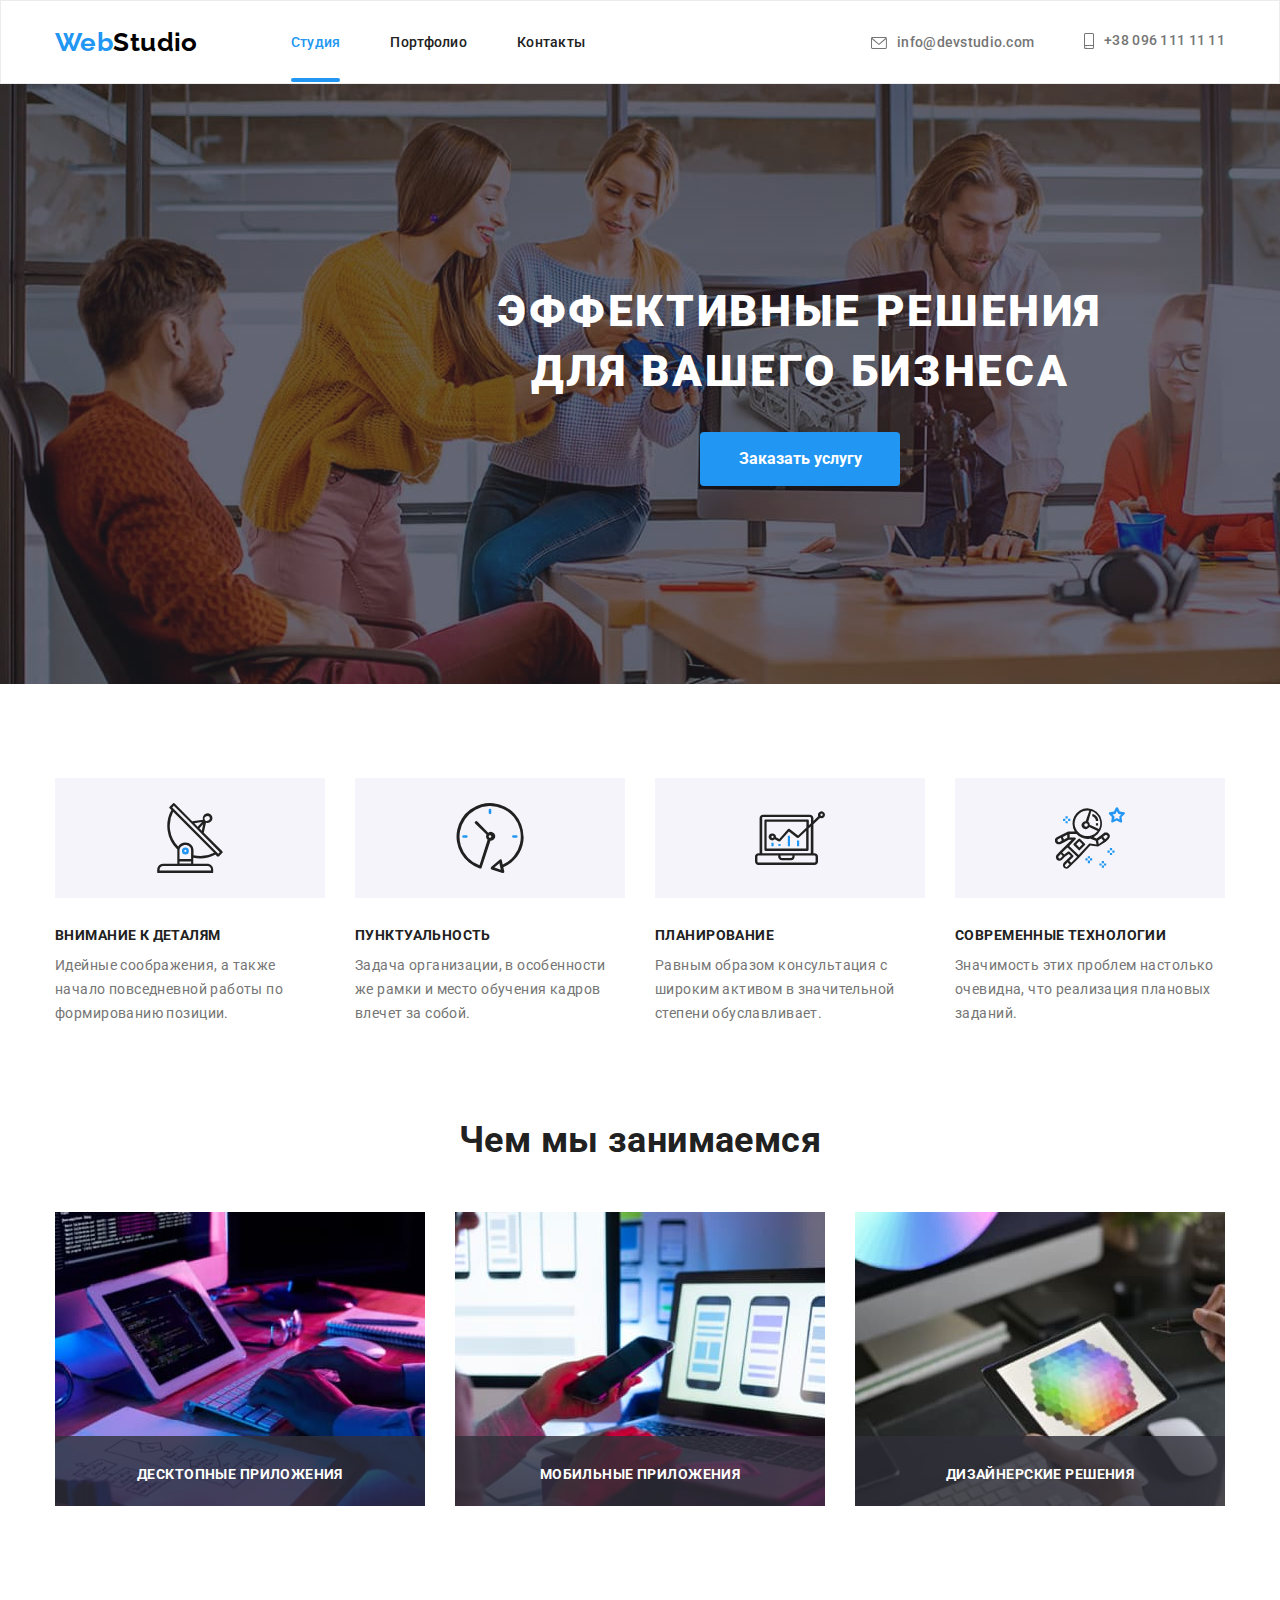
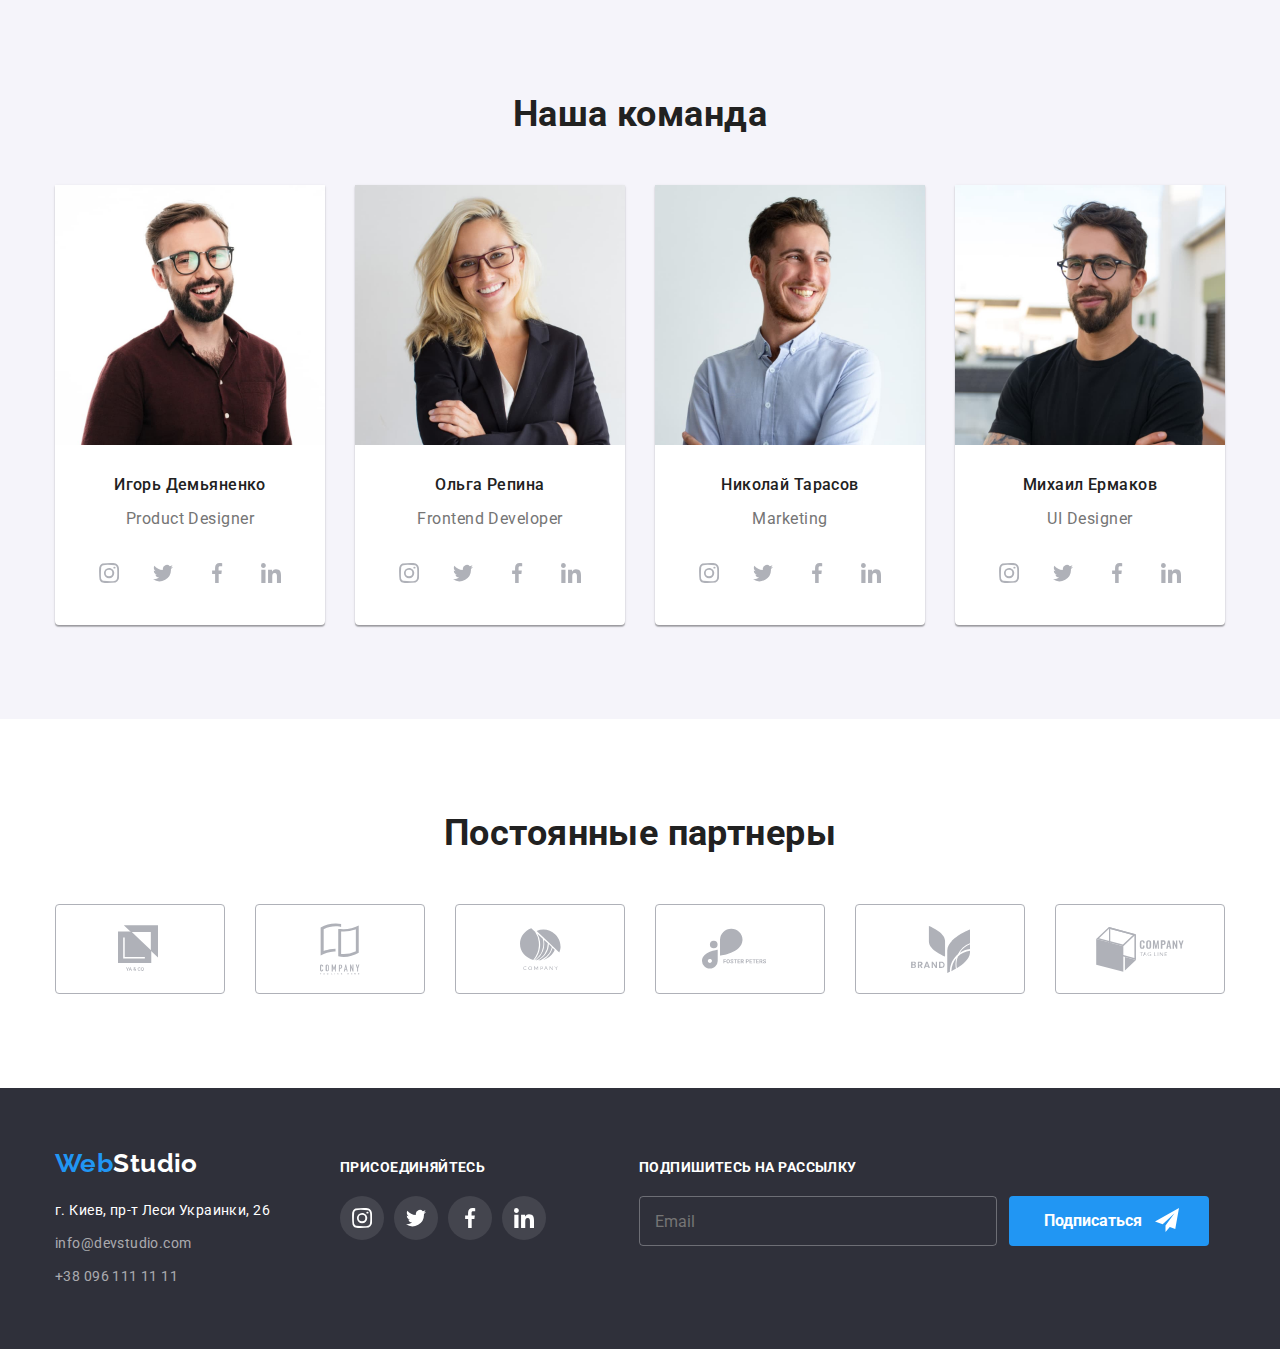
<file: index.html>
<!DOCTYPE html>
<html lang="ru">
  <head>
    <link rel="stylesheet" href="https://cdnjs.cloudflare.com/ajax/libs/modern-normalize/0.2.0/modern-normalize.css" />
    <title>WebStudio</title>
    <meta charset="utf-8" />
    <link rel="preconnect" href="https://fonts.gstatic.com" />
    <link
      href="https://fonts.googleapis.com/css2?family=Raleway:wght@700&family=Roboto:wght@400;500;700;900&display=swap"
      rel="stylesheet"
    />
    <link rel="stylesheet" href="./css/styles.css" />
  </head>
  <body>
    <!--шапка сайта-->
    <header class="header-bg">
      <div class="container header-nav">
        <nav class="nav-list">
          <a href="./index.html" class="logo-header">Web<span class="accent-black">Studio</span></a>
          <ul class="list site-nav">
            <li class="nav-item"><a href="index.html" class="current nav-link link">Студия</a></li>
            <li class="nav-item"><a href="portfolio.html" class="nav-link link">Портфолио</a></li>
            <li class="nav-item"><a href="" class="nav-link link">Контакты</a></li>
          </ul>
        </nav>
        <ul class="list contacts-list">
          <li class="contacts-item">
            <a class="link contacts-link" href="mailto:info@devstudio.com">
              <svg class="mail-icon">
                <use href="./images/icons/icons.svg#icon-mail"></use>
              </svg>
              info@devstudio.com</a
            >
          </li>
          <li class="contacts-item">
            <a class="link contacts-link" href="tel:+380961111111">
              <svg class="smartphone-icon">
                <use href="./images/icons/icons.svg#icon-smartphone"></use>
              </svg>
              +38 096 111 11 11</a
            >
          </li>
        </ul>
      </div>
    </header>

    <!--О студии-->
    <main>
      <section class="hero-bg">
        <div class="container hero-content">
          <h1 class="hero-title">
            ЭФФЕКТИВНЫЕ РЕШЕНИЯ <br />
            ДЛЯ ВАШЕГО БИЗНЕСА
          </h1>
          <button type="button" class="button-order" data-modal-open>Заказать услугу</button>
        </div>
      </section>
      <!-- Преимущества -->
      <section class="feature-bg section">
        <div class="container">
          <h2 class="visually-hidden">Особенности</h2>
          <ul class="feature-list list">
            <li class="feature-item">
              <div class="feature-picture">
                <svg class="feature-icon">
                  <use href="./images/icons/icons.svg#icon-antenna"></use>
                </svg>
              </div>
              <h3 class="feature-title">ВНИМАНИЕ К ДЕТАЛЯМ</h3>
              <p class="feature-description">
                Идейные соображения, а также начало повседневной работы по формированию позиции.
              </p>
            </li>
            <li class="feature-item">
              <div class="feature-picture">
                <svg class="feature-icon">
                  <use href="./images/icons/icons.svg#icon-clock"></use>
                </svg>
              </div>
              <h3 class="feature-title">ПУНКТУАЛЬНОСТЬ</h3>
              <p class="feature-description">
                Задача организации, в особенности же рамки и место обучения кадров влечет за собой.
              </p>
            </li>
            <li class="feature-item">
              <div class="feature-picture">
                <svg class="feature-icon">
                  <use href="./images/icons/icons.svg#icon-diagram"></use>
                </svg>
              </div>
              <h3 class="feature-title">ПЛАНИРОВАНИЕ</h3>
              <p class="feature-description">
                Равным образом консультация с широким активом в значительной степени обуславливает.
              </p>
            </li>
            <li class="feature-item">
              <div class="feature-picture">
                <svg class="feature-icon">
                  <use href="./images/icons/icons.svg#icon-astronaut"></use>
                </svg>
              </div>
              <h3 class="feature-title">СОВРЕМЕННЫЕ ТЕХНОЛОГИИ</h3>
              <p class="feature-description">
                Значимость этих проблем настолько очевидна, что реализация плановых заданий.
              </p>
            </li>
          </ul>
        </div>
      </section>
      <!-- Деятельность -->
      <section class="activity-bg section">
        <div class="container">
          <h2 class="activity-title">Чем мы занимаемся</h2>
          <ul class="activity-list list">
            <li class="activity-item">
              <img src="./images/about/box_1.jpg" alt="Работа за комьютером" width="370" height="294" />
              <p class="activity-item-title">Десктопные приложения</p>
            </li>
            <li class="activity-item">
              <img src="./images/about/box_2.jpg" alt="Синхронизация работы с телефоном" width="370" height="294" />
              <p class="activity-item-title">Мобильные приложения</p>
            </li>
            <li class="activity-item">
              <img src="./images/about/box_3.jpg" alt="Работа с планшетом" width="370" height="294" />
              <p class="activity-item-title">Дизайнерские решения</p>
            </li>
          </ul>
        </div>
      </section>
      <!--Команда-->
      <section class="team-bg section">
        <div class="container">
          <h2 class="activity-title">Наша команда</h2>
          <ul class="team-list list">
            <li class="team-item">
              <img src="./images/about/igor.jpg" alt="Портретное фото Игоря Демьяненко" width="270" height="260" />
              <div class="team-item-info">
                <h3 class="team-name">Игорь Демьяненко</h3>
                <p class="team-member-position" lang="en">Product Designer</p>
                <ul class="list social-icons-list">
                  <li class="social-icons-item">
                    <a href="" class="social-icons-link" target="_blank" rel="noopener noreferrer">
                      <svg class="social-icon"><use href="./images/icons/icons.svg#icon-instagram"></use></svg>
                    </a>
                  </li>
                  <li class="social-icons-item">
                    <a href="" class="social-icons-link" target="_blank" rel="noopener noreferrer">
                      <svg class="social-icon"><use href="./images/icons/icons.svg#icon-twitter"></use></svg>
                    </a>
                  </li>
                  <li class="social-icons-item">
                    <a href="" class="social-icons-link" target="_blank" rel="noopener noreferrer">
                      <svg class="social-icon"><use href="./images/icons/icons.svg#icon-facebook"></use></svg>
                    </a>
                  </li>
                  <li class="social-icons-item">
                    <a href="" class="social-icons-link" target="_blank" rel="noopener noreferrer">
                      <svg class="social-icon"><use href="./images/icons/icons.svg#icon-linkedin"></use></svg>
                    </a>
                  </li>
                </ul>
              </div>
            </li>
            <li class="team-item list">
              <img src="./images/about/olga.jpg" alt="Портретное фото Ольги Репиной" width="270" height="260" />
              <div class="team-item-info">
                <h3 class="team-name">Ольга Репина</h3>
                <p class="team-member-position" lang="en">Frontend Developer</p>
                <ul class="list social-icons-list">
                  <li class="social-icons-item">
                    <a href="" class="social-icons-link" target="_blank" rel="noopener noreferrer">
                      <svg class="social-icon"><use href="./images/icons/icons.svg#icon-instagram"></use></svg>
                    </a>
                  </li>
                  <li class="social-icons-item">
                    <a href="" class="social-icons-link" target="_blank" rel="noopener noreferrer">
                      <svg class="social-icon"><use href="./images/icons/icons.svg#icon-twitter"></use></svg>
                    </a>
                  </li>
                  <li class="social-icons-item">
                    <a href="" class="social-icons-link" target="_blank" rel="noopener noreferrer">
                      <svg class="social-icon"><use href="./images/icons/icons.svg#icon-facebook"></use></svg>
                    </a>
                  </li>
                  <li class="social-icons-item">
                    <a href="" class="social-icons-link" target="_blank" rel="noopener noreferrer">
                      <svg class="social-icon"><use href="./images/icons/icons.svg#icon-linkedin"></use></svg>
                    </a>
                  </li>
                </ul>
              </div>
            </li>
            <li class="team-item list">
              <img src="./images/about/nikolai.jpg" alt="Портретное фото Николая Тарасова" width="270" height="260" />
              <div class="team-item-info">
                <h3 class="team-name">Николай Тарасов</h3>
                <p class="team-member-position" lang="en">Marketing</p>
                <ul class="list social-icons-list">
                  <li class="social-icons-item">
                    <a href="" class="social-icons-link" target="_blank" rel="noopener noreferrer">
                      <svg class="social-icon"><use href="./images/icons/icons.svg#icon-instagram"></use></svg>
                    </a>
                  </li>
                  <li class="social-icons-item">
                    <a href="" class="social-icons-link" target="_blank" rel="noopener noreferrer">
                      <svg class="social-icon"><use href="./images/icons/icons.svg#icon-twitter"></use></svg>
                    </a>
                  </li>
                  <li class="social-icons-item">
                    <a href="" class="social-icons-link" target="_blank" rel="noopener noreferrer">
                      <svg class="social-icon"><use href="./images/icons/icons.svg#icon-facebook"></use></svg>
                    </a>
                  </li>
                  <li class="social-icons-item">
                    <a href="" class="social-icons-link" target="_blank" rel="noopener noreferrer">
                      <svg class="social-icon"><use href="./images/icons/icons.svg#icon-linkedin"></use></svg>
                    </a>
                  </li>
                </ul>
              </div>
            </li>
            <li class="team-item list">
              <img src="./images/about/mihail.jpg" alt="Портретное фото Михаила Ермакова" width="270" height="260" />
              <div class="team-item-info">
                <h3 class="team-name">Михаил Ермаков</h3>
                <p class="team-member-position" lang="en">UI Designer</p>
                <ul class="list social-icons-list">
                  <li class="social-icons-item">
                    <a href="" class="social-icons-link" target="_blank" rel="noopener noreferrer">
                      <svg class="social-icon"><use href="./images/icons/icons.svg#icon-instagram"></use></svg>
                    </a>
                  </li>
                  <li class="social-icons-item">
                    <a href="" class="social-icons-link" target="_blank" rel="noopener noreferrer">
                      <svg class="social-icon"><use href="./images/icons/icons.svg#icon-twitter"></use></svg>
                    </a>
                  </li>
                  <li class="social-icons-item">
                    <a href="" class="social-icons-link" target="_blank" rel="noopener noreferrer">
                      <svg class="social-icon"><use href="./images/icons/icons.svg#icon-facebook"></use></svg>
                    </a>
                  </li>
                  <li class="social-icons-item">
                    <a href="" class="social-icons-link" target="_blank" rel="noopener noreferrer">
                      <svg class="social-icon"><use href="./images/icons/icons.svg#icon-linkedin"></use></svg>
                    </a>
                  </li>
                </ul>
              </div>
            </li>
          </ul>
        </div>
      </section>
      <!--Клиенты-->
      <section class="clients-bg section">
        <div class="container">
          <h2 class="clients-title">Постоянные партнеры</h2>
          <ul class="clients-list list">
            <li class="client">
              <a href="" class="client-link link" target="_blank" rel="noopener noreferrer">
                <svg class="client-icon" width="44.27" height="49.23">
                  <use href="./images/icons/icons.svg#icon-logo-1"></use>
                </svg>
              </a>
            </li>
            <li class="client">
              <a href="" class="client-link link" target="_blank" rel="noopener noreferrer">
                <svg class="client-icon" width="40" height="52">
                  <use href="./images/icons/icons.svg#icon-logo-2"></use>
                </svg>
              </a>
            </li>
            <li class="client">
              <a href="" class="client-link link" target="_blank" rel="noopener noreferrer">
                <svg class="client-icon" width="41" height="42.6">
                  <use href="./images/icons/icons.svg#icon-logo-3"></use>
                </svg>
              </a>
            </li>
            <li class="client">
              <a href="" class="client-link link" target="_blank" rel="noopener noreferrer">
                <svg class="client-icon" width="76.66" height="42.02">
                  <use href="./images/icons/icons.svg#icon-logo-4"></use>
                </svg>
              </a>
            </li>
            <li class="client">
              <a href="" class="client-link link" target="_blank" rel="noopener noreferrer">
                <svg class="client-icon" width="59" height="47">
                  <use href="./images/icons/icons.svg#icon-logo-5"></use>
                </svg>
              </a>
            </li>
            <li class="client">
              <a href="" class="client-link link" target="_blank" rel="noopener noreferrer">
                <svg class="client-icon" width="88.46" height="45.44">
                  <use href="./images/icons/icons.svg#icon-logo-6"></use>
                </svg>
              </a>
            </li>
          </ul>
        </div>
      </section>
    </main>
    <footer>
      <!--Контакты-->
      <div class="container footer-container">
        <div>
          <a href="./index.html" class="logo-footer list">Web<span class="accent-white">Studio</span></a>
          <address>
            <ul class="list">
              <li class="adress-item link">
                <a class="link" href="https://goo.gl/maps/U16217s55cTrQXSc9" target="_blank" rel="noopener noreferrer"
                  >г. Киев, пр-т Леси Украинки, 26</a
                >
              </li>
              <li class="adress-item">
                <a href="mailto:info@devstudio.com" class="footer-link link">info@devstudio.com</a>
              </li>
              <li class="adress-item"><a href="tel:+380961111111" class="footer-link link">+38 096 111 11 11</a></li>
            </ul>
          </address>
        </div>
        <div class="join">
          <h2 class="join-text">ПРИСОЕДИНЯЙТЕСЬ</h2>
          <ul class="list social-icons-list">
            <li class="social-icons-item">
              <a href="" class="social-icons-link" target="_blank" rel="noopener noreferrer">
                <svg class="social-icon">
                  <use href="./images/icons/icons.svg#icon-instagram"></use>
                </svg>
              </a>
            </li>
            <li class="social-icons-item">
              <a href="" class="social-icons-link" target="_blank" rel="noopener noreferrer">
                <svg class="social-icon">
                  <use href="./images/icons/icons.svg#icon-twitter"></use>
                </svg>
              </a>
            </li>
            <li class="social-icons-item">
              <a href="" class="social-icons-link" target="_blank" rel="noopener noreferrer">
                <svg class="social-icon">
                  <use href="./images/icons/icons.svg#icon-facebook"></use>
                </svg>
              </a>
            </li>
            <li class="social-icons-item">
              <a href="" class="social-icons-link" target="_blank" rel="noopener noreferrer">
                <svg class="social-icon">
                  <use href="./images/icons/icons.svg#icon-linkedin"></use>
                </svg>
              </a>
            </li>
          </ul>
        </div>
        <div class="footer-container signup">
          <h2 class="join-text">ПОДПИШИТЕСЬ НА РАССЫЛКУ</h2>
          <form class="signup-form" autocomplete="on" novalidate>
            <input class="signup-input" type="email" name="email" placeholder="Email" />
            <button class="button-signup">
              Подписаться
              <svg class="telegram-icon" width="24" height="24">
                <use href="./images/icons/icons.svg#icon-telegram"></use>
              </svg>
            </button>
          </form>
        </div>
      </div>
    </footer>
    <div class="backdrop is-hidden" data-modal>
      <div class="modal">
        <p class="modal-title">Оставьте свои данные, мы вам перезвоним</p>
        <form class="modal-form" autocomplete="on">
          <label class="modal-label"
            >Имя
            <input class="modal-input" type="text" name="name" />
            <svg class="modal-icon" width="18" height="18">
              <use href="./images/icons/icons.svg#icon-person"></use>
            </svg>
          </label>

          <label class="modal-label"
            >Телефон
            <input class="modal-input" type="tel" name="phone" />
            <svg class="modal-icon" width="18" height="18">
              <use href="./images/icons/icons.svg#icon-phone"></use>
            </svg>
          </label>

          <label class="modal-label"
            >Почта
            <input class="modal-input" type="email" name="email" />
            <svg class="modal-icon" width="18" height="18">
              <use href="./images/icons/icons.svg#icon-email"></use>
            </svg>
          </label>

          <label class="form-field modal-label"
            >Комментарий<textarea
              class="form-comment"
              name="comment"
              rows="7"
              placeholder="Введите текст"
              autocomplete="off"
            ></textarea>
          </label>

          <label class="text-agreement">
            <input class="checkbox" type="checkbox" name="agreement" value="Соглашаюсь с рассылкой и условий" />
            <svg class="icon-check" width="16" height="15">
              <use href="./images/icons/icons.svg#icon-check"></use>
            </svg>
            Соглашаюсь с рассылкой и принимаю&nbsp;<a href="" class="text-agreement-condition">Условия договора</a>
          </label>
          <button class="button-send" type="submit">Отправить</button>
        </form>
        <button class="btn-close" data-modal-close>
          <svg width="11" height="11">
            <use href="./images/icons/icons.svg#icon-btn-close"></use>
          </svg>
        </button>
      </div>
    </div>
    <script src="./js/modal.js"></script>
  </body>
</html>
</file>
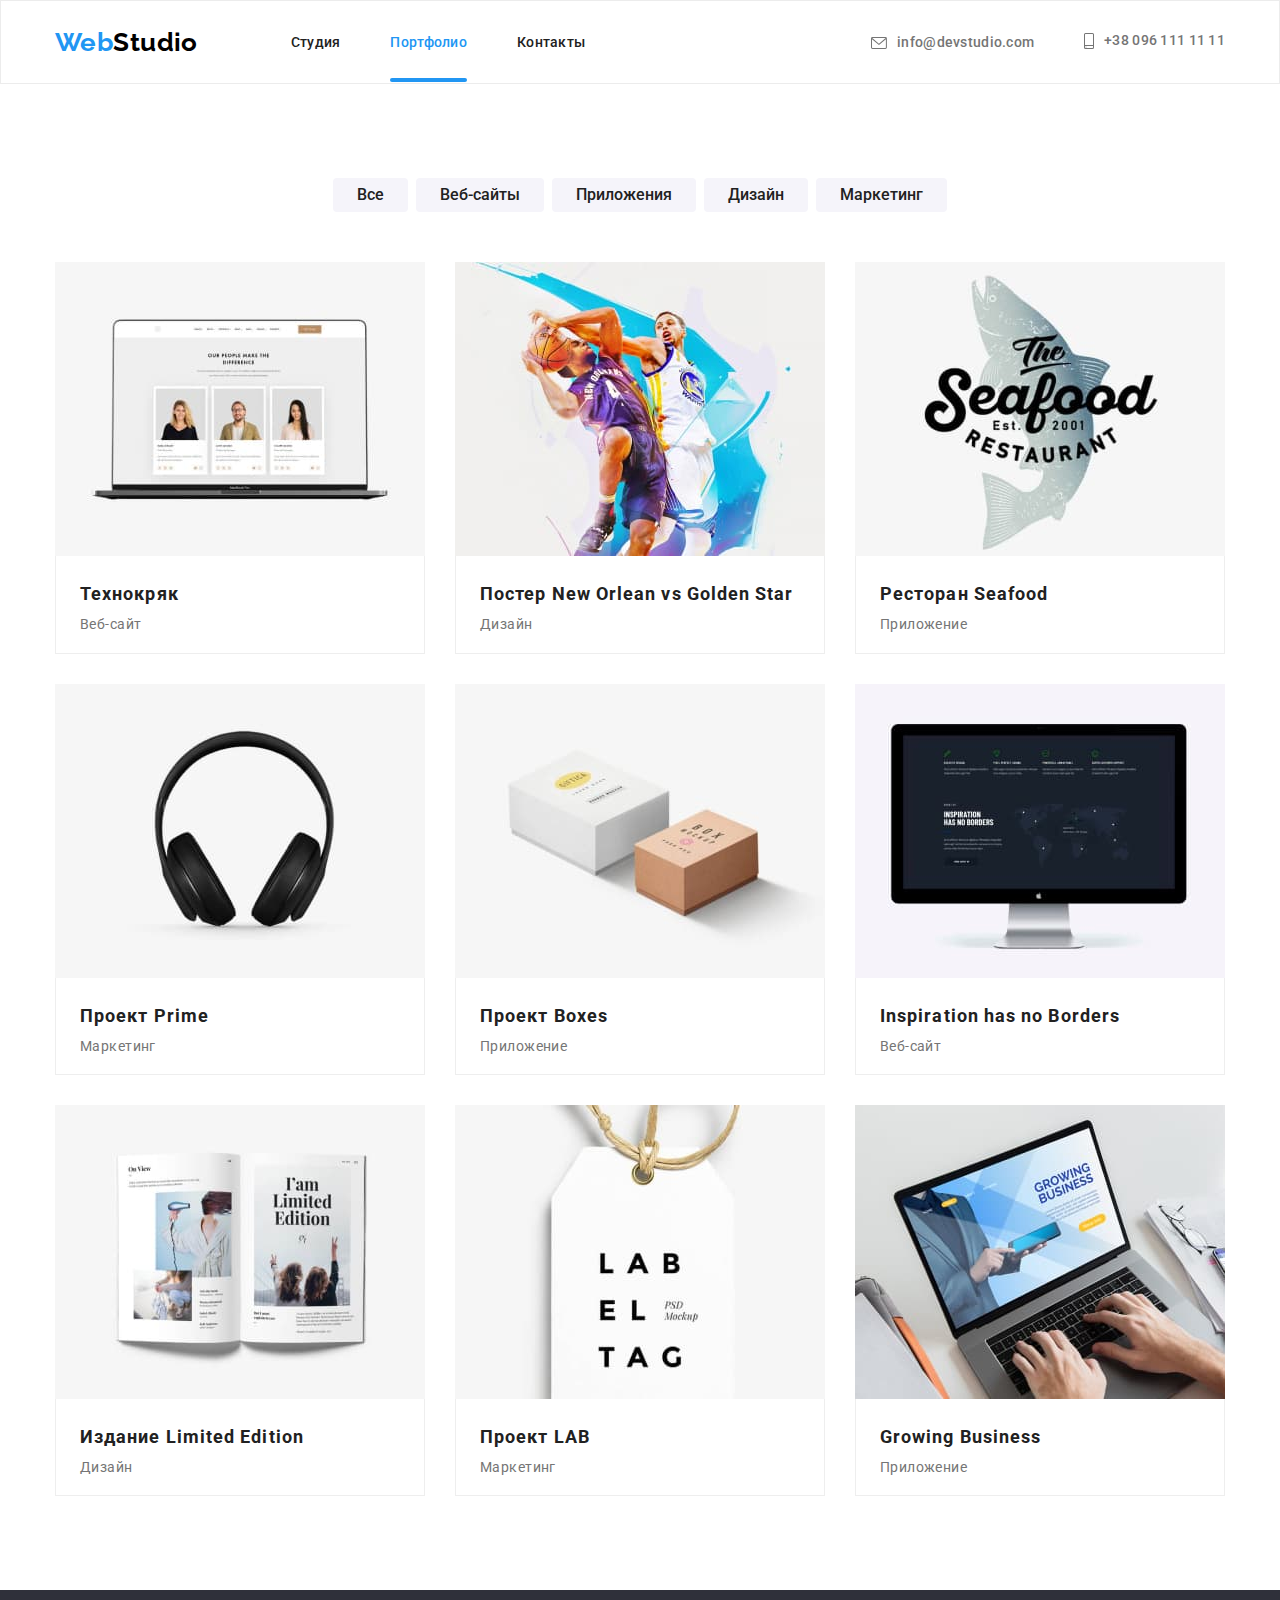
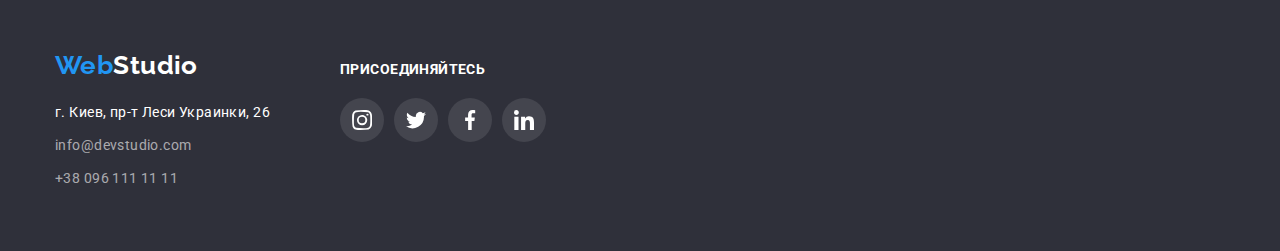
<file: portfolio.html>
<!DOCTYPE html>
<html lang="ru">
  <head>
    <link
      rel="stylesheet"
      type="text/css"
      href="https://cdnjs.cloudflare.com/ajax/libs/modern-normalize/1.0.0/modern-normalize.min.css"
    />
    <meta charset="utf-8" />
    <title>Portfolio</title>
    <link rel="preconnect" href="https://fonts.gstatic.com" />
    <link
      href="https://fonts.googleapis.com/css2?family=Raleway:wght@700&family=Roboto:wght@400;500;700;900&display=swap"
      rel="stylesheet"
    />
    <link rel="stylesheet" href="./css/styles.css" />
  </head>
  <body>
    <!--шапка сайта-->
    <header class="header-bg">
      <div class="container header-nav">
        <nav class="nav-list">
          <a href="./index.html" class="logo-header">Web<span class="accent-black">Studio</span></a>
          <ul class="list site-nav">
            <li class="nav-item"><a href="index.html" class="nav-link link">Студия</a></li>
            <li class="nav-item"><a href="portfolio.html" class="current nav-link link">Портфолио</a></li>
            <li class="nav-item"><a href="" class="nav-link link">Контакты</a></li>
          </ul>
        </nav>
        <ul class="list contacts-list">
          <li class="contacts-item">
            <a class="link contacts-link" href="mailto:info@devstudio.com">
              <svg class="mail-icon">
                <use href="./images/icons/icons.svg#icon-mail"></use>
              </svg>
              info@devstudio.com</a
            >
          </li>
          <li class="contacts-item">
            <a class="link contacts-link" href="tel:+380961111111">
              <svg class="smartphone-icon">
                <use href="./images/icons/icons.svg#icon-smartphone"></use>
              </svg>
              +38 096 111 11 11</a
            >
          </li>
        </ul>
      </div>
    </header>

    <!--Порфтолио студии-->
    <main>
      <section class="portfolio-bg section">
        <div class="container">
          <h1 class="visually-hidden">Портфолио</h1>
          <ul class="portfolio-filter list">
            <li class="filter-button"><button type="button" class="button-text">Все</button></li>
            <li class="filter-button"><button type="button" class="button-text">Веб-сайты</button></li>
            <li class="filter-button"><button type="button" class="button-text">Приложения</button></li>
            <li class="filter-button"><button type="button" class="button-text">Дизайн</button></li>
            <li class="filter-button"><button type="button" class="button-text">Маркетинг</button></li>
          </ul>
          <ul class="grid list">
            <li class="grid-item">
              <a href="" class="portfolio-item">
                <div class="overlay">
                  <img
                    src="./images/portfolio/technokryak.jpg"
                    alt="Портфолио сайта Технокряк"
                    width="370"
                    height="294"
                  />
                  <div class="overlay-text">
                    <p class="portfolio-card-text">
                      Технокряк это современная площадка распространения коронавируса. Компании используют эту платформу
                      для цифрового шпионажа и атак на защищённые сервера конкурентов.
                    </p>
                  </div>
                </div>
                <div class="portfolio-card-info">
                  <h2 class="portfolio-list-title">Технокряк</h2>
                  <p class="portfolio-list-type" lang="en">Веб-сайт</p>
                </div>
              </a>
            </li>
            <li class="grid-item">
              <a href="" class="portfolio-item">
                <div class="overlay">
                  <img
                    src="./images/portfolio/poster.jpg"
                    alt="Два баскетболиста во время игры"
                    width="370"
                    height="294"
                  />
                  <div class="overlay-text"><p class="portfolio-card-text"></p></div>
                </div>
                <div class="portfolio-card-info">
                  <h2 class="portfolio-list-title">Постер New Orlean vs Golden Star</h2>
                  <p class="portfolio-list-type" lang="en">Дизайн</p>
                </div>
              </a>
            </li>
            <li class="grid-item">
              <a href="" class="portfolio-item">
                <div class="overlay">
                  <img src="./images/portfolio/seafood.jpg" alt="Лого ресторана Seafood" width="370" height="294" />
                  <div class="overlay-text"><p class="portfolio-card-text"></p></div>
                </div>
                <div class="portfolio-card-info">
                  <h2 class="portfolio-list-title">Ресторан Seafood</h2>
                  <p class="portfolio-list-type" lang="en">Приложение</p>
                </div>
              </a>
            </li>
            <li class="grid-item">
              <a href="" class="portfolio-item">
                <div class="overlay">
                  <img src="./images/portfolio/project_prime.jpg" alt="Черные наушники" width="370" height="294" />
                  <div class="overlay-text"><p class="portfolio-card-text"></p></div>
                </div>
                <div class="portfolio-card-info">
                  <h2 class="portfolio-list-title">Проект Prime</h2>
                  <p class="portfolio-list-type" lang="en">Маркетинг</p>
                </div>
              </a>
            </li>
            <li class="grid-item">
              <a href="" class="portfolio-item">
                <div class="overlay">
                  <img src="./images/portfolio/project_boxes.jpg" alt="Две коробки" width="370" height="294" />
                  <div class="overlay-text"><p class="portfolio-card-text"></p></div>
                </div>
                <div class="portfolio-card-info">
                  <h2 class="portfolio-list-title">Проект Boxes</h2>
                  <p class="portfolio-list-type" lang="en">Приложение</p>
                </div>
              </a>
            </li>
            <li class="grid-item">
              <a href="" class="portfolio-item">
                <div class="overlay">
                  <img src="./images/portfolio/inspiration_has_no_borders.jpg" alt="Монитор" width="370" height="294" />
                  <div class="overlay-text"><p class="portfolio-card-text"></p></div>
                </div>
                <div class="portfolio-card-info">
                  <h2 class="portfolio-list-title">Inspiration has no Borders</h2>
                  <p class="portfolio-list-type" lang="en">Веб-сайт</p>
                </div>
              </a>
            </li>
            <li class="grid-item">
              <a href="" class="portfolio-item">
                <div class="overlay">
                  <img
                    src="./images/portfolio/limited_edition.jpg"
                    alt="Раскрытая книга изданя Limited Edition"
                    width="370"
                    height="294"
                  />
                  <div class="overlay-text"><p class="portfolio-card-text"></p></div>
                </div>
                <div class="portfolio-card-info">
                  <h2 class="portfolio-list-title">Издание Limited Edition</h2>
                  <p class="portfolio-list-type" lang="en">Дизайн</p>
                </div>
              </a>
            </li>
            <li class="grid-item">
              <a href="" class="portfolio-item">
                <div class="overlay">
                  <img src="./images/portfolio/project_lab.jpg" alt="Бирка проекта LAB" width="370" height="294" />
                  <div class="overlay-text"><p class="portfolio-card-text"></p></div>
                </div>
                <div class="portfolio-card-info">
                  <h2 class="portfolio-list-title">Проект LAB</h2>
                  <p class="portfolio-list-type" lang="en">Маркетинг</p>
                </div>
              </a>
            </li>
            <li class="grid-item">
              <a href="" class="portfolio-item">
                <div class="overlay">
                  <img src="./images/portfolio/growing_business.jpg" alt="Ноутбук" width="370" height="294" />
                  <div class="overlay-text"><p class="portfolio-card-text"></p></div>
                </div>
                <div class="portfolio-card-info">
                  <h2 class="portfolio-list-title">Growing Business</h2>
                  <p class="portfolio-list-type" lang="en">Приложение</p>
                </div>
              </a>
            </li>
          </ul>
        </div>
      </section>
    </main>
    <footer>
      <!--Контакты-->
      <div class="container footer-container">
        <div>
          <a href="./index.html" class="logo-footer list">Web<span class="accent-white">Studio</span></a>
          <address>
            <ul class="list">
              <li class="adress-item">
                <a class="link" href="https://goo.gl/maps/U16217s55cTrQXSc9" target="_blank" rel="noopener noreferrer"
                  >г. Киев, пр-т Леси Украинки, 26</a
                >
              </li>
              <li class="adress-item">
                <a href="mailto:info@devstudio.com" class="footer-link link">info@devstudio.com</a>
              </li>
              <li class="adress-item"><a href="tel:+380961111111" class="footer-link link">+38 096 111 11 11</a></li>
            </ul>
          </address>
        </div>
        <div class="join">
          <h2 class="join-text">ПРИСОЕДИНЯЙТЕСЬ</h2>
          <ul class="list social-icons-list">
            <li class="social-icons-item">
              <a href="" class="social-icons-link" target="_blank" rel="noopener noreferrer">
                <svg class="social-icon">
                  <use href="./images/icons/icons.svg#icon-instagram"></use>
                </svg>
              </a>
            </li>
            <li class="social-icons-item">
              <a href="" class="social-icons-link" target="_blank" rel="noopener noreferrer">
                <svg class="social-icon">
                  <use href="./images/icons/icons.svg#icon-twitter"></use>
                </svg>
              </a>
            </li>
            <li class="social-icons-item">
              <a href="" class="social-icons-link" target="_blank" rel="noopener noreferrer">
                <svg class="social-icon">
                  <use href="./images/icons/icons.svg#icon-facebook"></use>
                </svg>
              </a>
            </li>
            <li class="social-icons-item">
              <a href="" class="social-icons-link" target="_blank" rel="noopener noreferrer">
                <svg class="social-icon">
                  <use href="./images/icons/icons.svg#icon-linkedin"></use>
                </svg>
              </a>
            </li>
          </ul>
        </div>
      </div>
    </footer>
  </body>
</html>
</file>
<file: css/styles.css>
/*Глобальный сброс стилей*/

html {
  box-sizing: border-box;
}

*,
*::after,
*::before {
  box-sizing: inherit;
}
h1,
h2,
h3,
p {
  margin-top: 0;
}
.list {
  list-style: none;
  padding-left: 0;
  margin-top: 0;
  margin-bottom: 0;
}

.link {
  text-decoration: none;
  color: inherit;

  transition-property: color;
  transition-duration: 250ms;
  transition-timing-function: cubic-bezier(0.4, 0, 0.2, 1);
}

img {
  display: block;
  max-width: 100%;
  height: auto;
}

/*Основные параметры*/
:root {
  --main-text-color: #212121;
  --main-bg-text-color: white;
  --second-bg-color: #2f303a;
  --logo-button-color: #2196f3;
  --link-paragraph-color: #757575;
  --team-bg-color: #f5f4fa;
  --accent--text-color: black;
  --link-footer: rgba(255, 255, 255, 0.6);
  --hero-bg: rgba(47, 48, 58, 0.4);
  --social-link: #afb1b8;
  --modal-bg: rgba(0, 0, 0, 0.2);
  --activity-title-bg: rgba(47, 48, 58, 0.8);
  --overlay-portfolio-card: rgba(33, 150, 243, 0.9);
  --modal-input: rgba(33, 33, 33, 0.2);
  --signup-input-border: rgba(255, 255, 255, 0.3);
}

body {
  font-family: 'Roboto', sans-serif;
  font-style: normal;
  font-weight: 400;
  font-size: 14px;
  line-height: 1.17;
  letter-spacing: 0.03em;
  color: var(--main-text-color);
  background-color: var(--main-bg-text-color);
}

.container {
  width: 1200px;
  padding-left: 15px;
  padding-right: 15px;
  margin-right: auto;
  margin-left: auto;
}
/*Шапка сайта*/

.header-bg {
  background-color: var(--main-bg-text-color);
  border: 1px solid #ececec;
  display: flex;
}

.header-nav {
  display: flex;
  justify-content: flex-end;
  align-items: center;
}
.logo-header {
  font-family: 'Raleway', sans-serif;
  font-weight: 700;
  font-size: 26px;
  line-height: 1.19;
  color: var(--logo-button-color);
  text-decoration: inherit;
  margin-right: 93px;
}

.accent-white {
  color: var(--main-bg-text-color);
}
.accent-black {
  color: var(--accent--text-color);
}

/*Навигация*/
.site-nav {
  display: inline-flex;
}

.site-nav:not(last-child) {
  margin-right: 50px;
}

.nav-list {
  display: flex;
  align-items: center;
  margin-right: auto;
}

.nav-item:not(:last-child),
.contacts-item:not(:last-child) {
  margin-right: 50px;
}

.nav-item {
  transition-property: color;
  transition-duration: 250ms;
  transition-timing-function: cubic-bezier(0.4, 0, 0.2, 1);
}
.contacts-list {
  display: flex;
  margin-left: auto;
  align-items: baseline;

  transition-property: color;
  transition-duration: 250ms;
  transition-timing-function: cubic-bezier(0.4, 0, 0.2, 1);
}
.contacts-list:hover {
  color: var(--logo-button-color);
}

.nav-link {
  font-weight: 500;
  letter-spacing: 0.02em;
  padding-top: 32px;
  padding-bottom: 32px;
  position: relative;
}

.contacts-link {
  display: flex;
  padding-top: 32px;
  padding-bottom: 32px;
  font-weight: 500;
  line-height: 1.14;
  letter-spacing: 0.02em;
  color: var(--link-paragraph-color);
  align-items: center;

  transition-property: color;
  transition-duration: 250ms;
  transition-timing-function: cubic-bezier(0.4, 0, 0.2, 1);
}

.current {
  color: var(--logo-button-color);
}

.current::after {
  content: '';
  display: block;
  height: 4px;
  width: 100%;
  border-radius: 2px;
  background-color: var(--logo-button-color);
  position: absolute;
  bottom: 0px;
}
a {
  text-decoration: none;
  color: inherit;
}

/*Основное*/

.visually-hidden {
  clip: rect(1px 1px 1px 1px);
  position: absolute;
  clip: rect(1px, 1px, 1px, 1px);
  padding: 0;
  border: 0;
  height: 1px;
  width: 1px;
  overflow: hidden;
}

.portfolio-filter,
.site-nav,
.feature-list,
.team-list,
.portfolio-item,
.activity-list,
.link,
.link-item {
  list-style-type: none;
}

.hero-bg {
  height: 600px;
  width: 1600px;
  display: flex;
  align-items: center;
  background-image: linear-gradient(to right, rgba(47, 48, 58, 0.4), rgba(47, 48, 58, 0.4)),
    url('../images/about/hero-bg.jpg');
  background-color: var(--second-bg-color);
  margin-right: auto;
  margin-left: auto;
}

.hero-content {
  justify-content: center;
  text-align: center;
}

.hero-title {
  font-weight: 900;
  font-size: 44px;
  line-height: 1.36;
  color: var(--main-bg-text-color);
  letter-spacing: 0.06em;
  text-transform: uppercase;
  margin-bottom: 30px;
  margin-left: auto;
  margin-right: auto;
  width: 696px;
  height: auto;
}

.activity-bg {
  background-color: var(--main-bg-text-color);
  padding-top: 0;
}

.section {
  padding-top: 94px;
  padding-bottom: 94px;
}

ul {
  padding-left: 0px;
}

.activity-item:not(:last-child),
.feature-item:not(:last-child),
.team-item:not(:last-child) {
  margin-right: 30px;
}

/*Особенности*/

.feature-bg,
.activity-bg,
.portfolio-bg {
  background-color: var(--main-bg-text-color);
}
.feature-title {
  margin-bottom: 10px;
  font-weight: 700;
  font-size: 14px;
  line-height: 1.14;
}
.feature-list {
  display: flex;
}
.feature-item {
  width: 270px;
}

.feature-description {
  color: var(--link-paragraph-color);
  font-size: 14px;
  line-height: 1.71;
  margin-bottom: 0px;
}
.feature-picture {
  background-color: #f5f4fa;
  justify-content: center;
  display: flex;
  align-items: center;
  width: 270px;
  height: 120px;
  margin-bottom: 30px;
}

/*Деятельность*/
.activity-list {
  margin-top: 50px;
  margin-bottom: 0;
  padding-left: 0;
  display: flex;
}

.activity-list img:not(:last-child) {
  margin-right: 30px;
}
.activity-list img:last-child {
  padding-right: 0px;
}

.activity-bg.section {
  padding-top: 0;
}

.activity-item-title {
  position: absolute;
  bottom: 0;
  left: 0px;
  right: 0px;
  text-align: center;

  display: inline-block;
  padding-top: 27px;
  padding-bottom: 27px;
  height: 70px;

  text-transform: uppercase;
  font-size: 14px;
  line-height: 1.71;
  margin-bottom: 0;
  color: var(--main-bg-text-color);
  background-color: var(--activity-title-bg);
  font-weight: 700;
}

.activity-title {
  font-weight: 700;
  font-size: 36px;
  line-height: 1.16;
  text-align: center;
  margin: 0;
}

.activity-item {
  position: relative;
  display: flex;
  justify-content: space-between;
}

/*Команда*/
.team-name {
  font-weight: 500;
  font-size: 16px;
  line-height: 1.19;
  margin-bottom: 10px;
}
.team-list {
  display: flex;
  margin-top: 50px;
}
.team-item-info {
  padding: 30px 0px;
}

.team-item {
  background-color: #fff;
  box-shadow: 0px 1px 3px rgba(0, 0, 0, 0.12), 0px 1px 1px rgba(0, 0, 0, 0.14), 0px 2px 1px rgba(0, 0, 0, 0.2);
  border-radius: 0px 0px 4px 4px;
  text-align: center;
  width: 270px;
}

.team-bg {
  background-color: var(--team-bg-color);
}

.team-member-position {
  font-size: 16px;
  line-height: 1.9;
  color: var(--link-paragraph-color);
  letter-spacing: 0.03em;
  margin-bottom: 16px;
}
/*Кнопки*/
button {
  display: inline-block;
  min-width: 73px;
  height: auto;
  font-family: inherit;
  cursor: pointer;
  background-color: var(--team-bg-color);
  border-color: transparent;
  padding: 6px 22px;
  border-radius: 4px;

  transition-property: background-color, color, box-shadow;
  transition-duration: 250ms;
  transition-timing-function: cubic-bezier(0.4, 0, 0.2, 1);
}

.button-text {
  font-style: normal;
  font-weight: 500;
  color: var(--main-text-color);
  font-size: 16px;
}
.filter-button:not(:last-child) {
  margin-right: 8px;
}
.button-order {
  display: inline-block;
  width: 200px;
  height: auto;
  padding: 10px 32px;
  text-align: center;

  font-style: normal;
  font-weight: 700;
  font-size: 16px;
  line-height: 1.88;
  color: var(--main-bg-text-color);
  background-color: var(--logo-button-color);
  border-radius: 4px;

  transition: color 250ms cubic-bezier(0.4, 0, 0.2, 1), background-color 250ms cubic-bezier(0.4, 0, 0.2, 1);
}

button:focus,
button:hover,
button:active {
  background-color: var(--logo-button-color);
  color: var(--main-bg-text-color);
  border-color: transparent;
}
.portfolio-filter button:focus,
.portfolio-filter button:hover {
  box-shadow: 0px 3px 1px rgba(0, 0, 0, 0.1), 0px 1px 2px rgba(0, 0, 0, 0.08), 0px 2px 2px rgba(0, 0, 0, 0.12);
}

link:active,
link:hover,
link:focus,
.nav-item:hover,
.nav-item:active,
.nav-item:focus {
  color: var(--logo-button-color);
}

.button-signup {
  display: flex;
  padding: 10px 62px 10px 29px;
  margin-right: auto;
  margin-left: auto;
  width: 200px;
  height: 50px;
  align-items: center;
  justify-content: center;

  font-weight: 700;
  font-size: 16px;
  line-height: 30px;
  color: var(--main-bg-text-color);
  background-color: var(--logo-button-color);
  border-radius: 4px;

  transition: color 250ms cubic-bezier(0.4, 0, 0.2, 1), background-color 250ms cubic-bezier(0.4, 0, 0.2, 1);
}

.button-send {
  display: flex;
  margin: 30px auto 40px auto;
  width: 200px;
  height: 50px;

  font-weight: 700;
  font-size: 16px;
  line-height: 30px;

  color: var(--main-bg-text-color);
  background-color: var(--logo-button-color);
  align-items: center;
  justify-content: center;
  border-radius: 4px;

  transition: color 250ms cubic-bezier(0.4, 0, 0.2, 1), background-color 250ms cubic-bezier(0.4, 0, 0.2, 1);
}

footer .button-signup {
  position: relative;
}

/*Порфтолио*/
.portfolio-list-title {
  font-size: 18px;
  line-height: 2;
  letter-spacing: 0.06em;
  font-weight: 700;
  margin-bottom: 4px;
}

.portfolio-card-info {
  padding: 20px 24px;
  border-right: 1px solid #eeeeee;
  border-bottom: 1px solid #eeeeee;
  border-left: 1px solid #eeeeee;
}

.portfolio-list-type {
  margin-bottom: 0px;
  color: var(--link-paragraph-color);

  transition: color 250ms cubic-bezier(0.4, 0, 0.2, 1);
}

.portfolio-filter {
  margin-top: 0;
  justify-content: center;
  display: flex;
  margin-bottom: 50px;
}

.portfolio-item {
  display: block;

  transition-property: box-shadow;
  transition-duration: 250ms;
  transition-timing-function: cubic-bezier(0.4, 0, 0.2, 1);
}
.overlay {
  position: relative;
  overflow: hidden;
}
.overlay-text {
  content: '';
  position: absolute;
  width: 100%;
  height: 100%;
  top: 0;
  left: 0;

  opacity: 0;
  background-color: var(--overlay-portfolio-card);

  transform: translateY(100%);

  transition: opacity 250ms cubic-bezier(0.4, 0, 0.2, 1), transform 250ms cubic-bezier(0.4, 0, 0.2, 1);
}
/* .overlay:hover::before {
  opacity: 1;
} */

.portfolio-card-text {
  position: absolute;
  top: 0;
  left: 0;
  width: 100%;

  padding: 63px 24px;
  margin-bottom: 0;
  opacity: 0;

  font-style: normal;
  font-size: 18px;
  line-height: 1.6;
  color: var(--main-bg-text-color);

  transition: color 250ms cubic-bezier(0.4, 0, 0.2, 1);
}
.portfolio-item:hover .portfolio-card-text {
  opacity: 1;
}
.portfolio-item:hover .overlay-text {
  transform: translateY(0%);
  opacity: 1;
}
.portfolio-item:hover {
  box-shadow: 0px 3px 1px rgba(0, 0, 0, 0.1), 0px 1px 2px rgba(0, 0, 0, 0.08), 0px 2px 2px rgba(0, 0, 0, 0.12);
}
.grid {
  display: flex;
  flex-wrap: wrap;
  margin-top: -30px;
  margin-left: -30px;
}
.grid-item {
  flex-basis: calc((100% - 30px * 3) / 3);
  margin-top: 30px;
  margin-left: 30px;
}

/*Футер*/
footer {
  background-color: var(--second-bg-color);
  display: block;
  padding: 60px 0;
}

address {
  font-style: normal;
  color: var(--main-bg-text-color);
  font-size: 14px;
  line-height: 1.7;
}

.footer-link {
  color: var(--link-footer);
  font-size: 14px;
  line-height: 1.71;
}

.adress-item:not(:last-child) {
  margin-bottom: 9px;
}

.logo-footer {
  font-family: 'Raleway', sans-serif;
  font-weight: 700;
  font-size: 26px;
  line-height: 1.19;
  color: var(--logo-button-color);
  text-decoration: inherit;
  margin-bottom: 20px;
  display: block;

  transition: color 250ms cubic-bezier(0.4, 0, 0.2, 1);
}

.join {
  margin-left: 70px;
}
.footer-container {
  display: flex;
  align-items: baseline;
  flex-basis: calc((100% - 30px) / 2);
}

.signup {
  display: inline-block;
  margin-left: 93px;
  width: 358px;
  align-items: center;
}

.signup-form {
  display: flex;
}
.signup-input {
  font-weight: normal;
  font-size: 16px;
  line-height: 1.25;

  display: inline;
  align-items: center;
  width: 358px;
  height: 50px;
  margin-right: 12px;
  padding: 15px;

  color: var(--link-footer);
  background-color: inherit;

  border-radius: 4px;
  border: 1px solid var(--signup-input-border);
  transition: color 250ms cubic-bezier(0.4, 0, 0.2, 1);
}

/*Иконки*/

.mail-icon {
  width: 16px;
  height: 12px;
  margin-right: 10px;
  fill: var(--link-paragraph-color);

  transition-property: fill;
  transition-duration: 250ms;
  transition-timing-function: cubic-bezier(0.4, 0, 0.2, 1);
}

.smartphone-icon {
  width: 10px;
  height: 16px;
  margin-right: 10px;
  fill: var(--link-paragraph-color);

  transition-property: fill;
  transition-duration: 250ms;
  transition-timing-function: cubic-bezier(0.4, 0, 0.2, 1);
}

.contacts-link:hover .mail-icon,
.contacts-link:hover .smartphone-icon,
.contacts-link:focus .mail-icon,
.contacts-link:focus .smartphone-icon {
  fill: var(--logo-button-color);
}

.link:hover,
.link:focus {
  color: var(--logo-button-color);
}

.feature-icon {
  width: 70px;
  height: 70px;
}

.social-icons-list {
  display: inline-flex;
}

.social-icons-link {
  display: flex;
  justify-content: center;
  align-items: center;
  width: 44px;
  height: 44px;
  border-radius: 50%;

  transition-property: background-color;
  transition-duration: 250ms;
  transition-timing-function: cubic-bezier(0.4, 0, 0.2, 1);
}
.social-icons-item + .social-icons-item {
  margin-left: 10px;
}

.social-icon {
  width: 20px;
  height: 20px;
  fill: var(--social-link);

  transition-property: fill;
  transition-duration: 250ms;
  transition-timing-function: cubic-bezier(0.4, 0, 0.2, 1);
}
.join .social-icon {
  fill: var(--main-bg-text-color);

  transition-property: fill;
  transition-duration: 250ms;
  transition-timing-function: cubic-bezier(0.4, 0, 0.2, 1);
}
.join .social-icons-link {
  background-color: rgba(255, 255, 255, 0.1);

  transition-property: background-color;
  transition-duration: 250ms;
  transition-timing-function: cubic-bezier(0.4, 0, 0.2, 1);
}

.social-icons-link:hover,
.social-icons-link:focus {
  background-color: var(--logo-button-color);
}
.social-icons-link:hover .social-icon,
.social-icons-link:focus .social-icon {
  fill: var(--main-bg-text-color);
}

.telegram-icon {
  position: absolute;
  top: 10px;
  right: 28px;

  display: inline-block;
}

/*Клиенты*/
.clients-list {
  display: flex;
}

.client:not(:last-child) {
  margin-right: 30px;
}
.client {
  width: 170px;
  height: 90px;
}

.client-link:hover,
.client-link:focus {
  border: 1px solid var(--logo-button-color);
}
.client-link:hover .client-icon,
.client-link:focus .client-icon {
  fill: var(--logo-button-color);
}

.client-icon {
  fill: var(--social-link);

  transition-property: fill;
  transition-duration: 250ms;
  transition-timing-function: cubic-bezier(0.4, 0, 0.2, 1);
}

.clients-bg {
  background-color: var(--main-bg-text-color);
}
.client-link {
  align-items: center;
  justify-content: center;
  border: 1px solid var(--social-link);
  display: flex;
  border-radius: 4px;
  width: 100%;
  height: 100%;

  transition-property: border-color;
  transition-duration: 250ms;
  transition-timing-function: cubic-bezier(0.4, 0, 0.2, 1);
}
.clients-title {
  font-weight: 700;
  font-size: 36px;
  line-height: 1.16;
  text-align: center;
  margin-bottom: 50px;
}
.join-text {
  margin-bottom: 20px;
  font-weight: 700;
  font-size: 14px;
  line-height: 1.14;
  color: var(--main-bg-text-color);
}

/*Модалка*/
.backdrop {
  position: fixed;
  top: 0;
  left: 0;
  width: 100%;
  height: 100%;
  z-index: 120;
  background-color: var(--modal-bg);

  transition: opacity 250ms cubic-bezier(0.4, 0, 0.2, 1), visibility 250ms cubic-bezier(0.4, 0, 0.2, 1);
}

.backdrop.is-hidden {
  opacity: 0;
  visibility: hidden;
  pointer-events: none;
}

.modal {
  width: 528px;
  height: 581px;
  background-color: var(--main-bg-text-color);
  border-radius: 4px;

  position: absolute;
  top: 50%;
  left: 50%;
  transform: translate(-50%, -50%);

  transition-property: transform;
  transition-duration: 250ms;
  transition-timing-function: cubic-bezier(0.4, 0, 0.2, 1);
}

.modal-form {
  display: block;
  width: 448px;
  margin-left: auto;
  margin-right: auto;
}
.modal-input {
  width: 100%;
  padding: 11px 12px 11px 42px;
  margin-top: 4px;
  margin-bottom: 10px;

  border: 1px solid var(--modal-input);
  box-sizing: border-box;
  border-radius: 4px;
  outline: none;
  transition: border 250ms cubic-bezier(0.4, 0, 0.2, 1);
}

.form-comment {
  width: 100%;
  border: 1px solid var(--modal-input);
  box-sizing: border-box;
  border-radius: 4px;
  padding: 12px 16px;
  margin: 4px 0 20px 0;
  outline: none;

  transition: border 250ms cubic-bezier(0.4, 0, 0.2, 1);
}

.form-comment:hover,
.form-comment:focus {
  border: 1px solid var(--logo-button-color);
  cursor: pointer;
}

.modal-label {
  font-size: 12px;
  line-height: 14px;
  letter-spacing: 0.01em;

  color: var(--link-paragraph-color);
  position: relative;

  transition: color 250ms cubic-bezier(0.4, 0, 0.2, 1);
}

.modal-icon {
  position: absolute;
  top: 29px;
  left: 12px;
}

.modal-title {
  font-weight: bold;
  font-size: 20px;
  line-height: 23px;
  text-align: center;

  margin: 44px 40px 12px 40px;
}

.form-field {
  display: flex;
  flex-direction: column;
  width: 100%;
}
/* .backdrop.is-hidden .modal {
  transform: translate(-50%, -50%) opacity(0);

  transition-property: transform;
  transition-duration: 250ms;
  transition-timing-function: cubic-bezier(0.4, 0, 0.2, 1);
} */

.btn-close {
  position: absolute;
  top: 8px;
  right: 8px;
  background-color: var(--main-bg-text-color);
  min-width: 30px;
  height: 30px;
  padding: 0;
  border-radius: 50%;
  border: 1px solid rgba(0, 0, 0, 0.1);

  transition-property: background-color;
  transition-duration: 250ms;
  transition-timing-function: cubic-bezier(0.4, 0, 0.2, 1);
}

.btn-close:hover,
.btn-close:focus {
  background-color: inherit;
  border: 1px solid rgba(0, 0, 0, 0.1);
  fill: var(--logo-button-color);
}

textarea {
  resize: none;
}

.checkbox {
  appearance: none;
}

.checkbox:checked + .icon-check {
  background-color: var(--logo-button-color);
  border: 2px solid transparent;
  background-origin: border-box;
}
.icon-check {
  display: inline-block;
  border: 2px solid var(--main-text-color);
  box-shadow: 0px 4px 4px rgba(0, 0, 0, 0.25);
  border-radius: 4px;
  margin-right: 8.38px;
  background-color: var(--main-bg-text-color);

  transition: border 250ms cubic-bezier(0.4, 0, 0.2, 1), background-color 250ms cubic-bezier(0.4, 0, 0.2, 1);
}

.text-agreement {
  font-size: 14px;
  line-height: 24px;
  color: var(--link-paragraph-color);

  justify-content: center;
  align-items: center;
  display: flex;
}

.text-agreement-condition {
  color: var(--logo-button-color);
  text-decoration: underline;
  outline: none;
}
label:focus,
label:hover {
  cursor: pointer;
  fill: var(--logo-button-color);
}

.modal-input:hover,
.modal-input:focus {
  border: 1px solid var(--logo-button-color);
  cursor: pointer;
}
</file>
